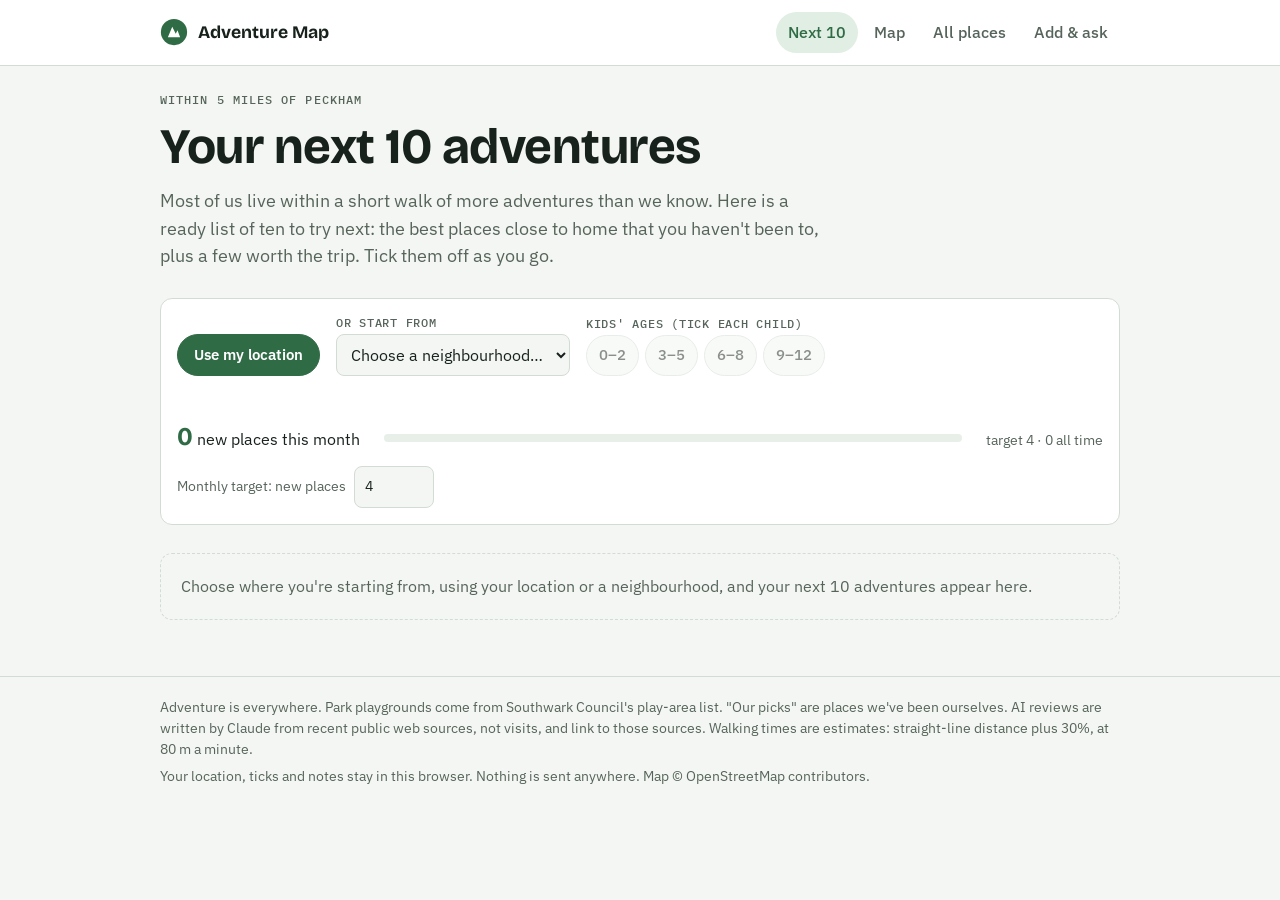
<file: index.html>
<!doctype html>
<html lang="en">
<head>
<meta charset="utf-8">
<meta name="viewport" content="width=device-width, initial-scale=1, viewport-fit=cover">
<title>Adventure Map — your next 10 adventures</title>
<meta name="description" content="A hand-picked list of 10 playgrounds and play places near you in Southwark, with ages, standout features and walking times.">
<meta name="color-scheme" content="light dark">
<link rel="icon" href="data:image/svg+xml,%3Csvg xmlns='http://www.w3.org/2000/svg' viewBox='0 0 32 32'%3E%3Ccircle cx='16' cy='16' r='15' fill='%232f6b45'/%3E%3Cpath d='M9 22l5-12 4 8 2-4 3 8z' fill='%23fff'/%3E%3C/svg%3E">
<link rel="preconnect" href="https://fonts.googleapis.com">
<link rel="preconnect" href="https://fonts.gstatic.com" crossorigin>
<link rel="stylesheet" href="https://fonts.googleapis.com/css2?family=Bricolage+Grotesque:opsz,wght@12..96,600;12..96,700&family=IBM+Plex+Mono:wght@500&family=IBM+Plex+Sans:wght@400;500;600&display=swap">
<link rel="stylesheet" href="./vendor/leaflet/leaflet.css">
<link rel="stylesheet" href="./assets/style.css">
</head>
<body>
<header class="top"><div class="wrap">
  <a class="brand" href="./"><svg viewBox="0 0 32 32" aria-hidden="true"><circle cx="16" cy="16" r="15" fill="var(--park)"/><path d="M9 22l5-12 4 8 2-4 3 8z" fill="var(--surface)"/></svg>Adventure Map</a>
  <nav class="nav" aria-label="Main"><a href="./" aria-current="page">Next 10</a><a href="./near/">Map</a><a href="./list/">All places</a><a href="./add/">Add &amp; ask</a></nav>
</div></header>
<main class="wrap">
  <section class="hero">
    <span class="eyebrow">Within 5 miles of Peckham</span>
    <h1>Your next 10 adventures</h1>
    <p class="lede">Most of us live within a short walk of more adventures than we know. Here is a ready list of ten to try next: the best places close to home that you haven't been to, plus a few worth the trip. Tick them off as you go.</p>
  </section>

  <section class="panel" aria-label="Set up your list">
    <div class="controls">
      <button class="btn primary" type="button" id="use-location">Use my location</button>
      <div class="field"><label for="preset">Or start from</label><select id="preset"></select></div>
      <fieldset class="chips" id="ages"><legend>Kids' ages (tick each child)</legend>
        <label><input type="checkbox" value="0-2" id="age-0-2"><span>0–2</span></label>
        <label><input type="checkbox" value="3-5" id="age-3-5"><span>3–5</span></label>
        <label><input type="checkbox" value="6-8" id="age-6-8"><span>6–8</span></label>
        <label><input type="checkbox" value="9-12" id="age-9-12"><span>9–12</span></label>
      </fieldset>
    </div>
    <p class="status" id="loc-status" role="status" aria-live="polite"></p>
    <div class="stats" id="stats" aria-live="polite"></div>
    <div class="row small"><label for="target" class="muted">Monthly target: new places</label><input id="target" type="number" min="1" max="31" style="width:5rem"></div>
  </section>

  <div id="mini-map" class="no-print" role="region" aria-label="Map of your next 10" hidden></div>
  <p class="print-title h2"></p>
  <div id="list-out"></div>

  <section class="panel no-print" id="list-tools" hidden aria-label="Share your list">
    <h2>Share it</h2>
    <p class="muted">Send the list to a friend and go together. Printing gives a paper checklist for the fridge.</p>
    <div class="row">
      <button class="btn primary" type="button" id="copy-list">Copy list</button>
      <button class="btn" type="button" id="share-list" hidden>Share…</button>
      <button class="btn" type="button" id="print-list">Print checklist</button>
    </div>
    <p class="status" id="copy-status" role="status" aria-live="polite"></p>
    <label for="copy-fallback" class="sr-only">List text</label>
    <textarea id="copy-fallback" hidden readonly></textarea>
  </section>
</main>
<footer><div class="wrap">
  <p>Adventure is everywhere. Park playgrounds come from Southwark Council's play-area list. "Our picks" are places we've been ourselves. AI reviews are written by Claude from recent public web sources, not visits, and link to those sources. Walking times are estimates: straight-line distance plus 30%, at 80 m a minute.</p>
  <p>Your location, ticks and notes stay in this browser. Nothing is sent anywhere. Map © OpenStreetMap contributors.</p>
</div></footer>
<script src="./data.js"></script>
<script src="./vendor/leaflet/leaflet.js"></script>
<script src="./assets/app.js"></script>
<script>AM.initNext10();</script>
</body>
</html>
</file>
<file: vendor/leaflet/leaflet.css>
/* required styles */

.leaflet-pane,
.leaflet-tile,
.leaflet-marker-icon,
.leaflet-marker-shadow,
.leaflet-tile-container,
.leaflet-pane > svg,
.leaflet-pane > canvas,
.leaflet-zoom-box,
.leaflet-image-layer,
.leaflet-layer {
	position: absolute;
	left: 0;
	top: 0;
	}
.leaflet-container {
	overflow: hidden;
	}
.leaflet-tile,
.leaflet-marker-icon,
.leaflet-marker-shadow {
	-webkit-user-select: none;
	   -moz-user-select: none;
	        user-select: none;
	  -webkit-user-drag: none;
	}
/* Prevents IE11 from highlighting tiles in blue */
.leaflet-tile::selection {
	background: transparent;
}
/* Safari renders non-retina tile on retina better with this, but Chrome is worse */
.leaflet-safari .leaflet-tile {
	image-rendering: -webkit-optimize-contrast;
	}
/* hack that prevents hw layers "stretching" when loading new tiles */
.leaflet-safari .leaflet-tile-container {
	width: 1600px;
	height: 1600px;
	-webkit-transform-origin: 0 0;
	}
.leaflet-marker-icon,
.leaflet-marker-shadow {
	display: block;
	}
/* .leaflet-container svg: reset svg max-width decleration shipped in Joomla! (joomla.org) 3.x */
/* .leaflet-container img: map is broken in FF if you have max-width: 100% on tiles */
.leaflet-container .leaflet-overlay-pane svg {
	max-width: none !important;
	max-height: none !important;
	}
.leaflet-container .leaflet-marker-pane img,
.leaflet-container .leaflet-shadow-pane img,
.leaflet-container .leaflet-tile-pane img,
.leaflet-container img.leaflet-image-layer,
.leaflet-container .leaflet-tile {
	max-width: none !important;
	max-height: none !important;
	width: auto;
	padding: 0;
	}

.leaflet-container img.leaflet-tile {
	/* See: https://bugs.chromium.org/p/chromium/issues/detail?id=600120 */
	mix-blend-mode: plus-lighter;
}

.leaflet-container.leaflet-touch-zoom {
	-ms-touch-action: pan-x pan-y;
	touch-action: pan-x pan-y;
	}
.leaflet-container.leaflet-touch-drag {
	-ms-touch-action: pinch-zoom;
	/* Fallback for FF which doesn't support pinch-zoom */
	touch-action: none;
	touch-action: pinch-zoom;
}
.leaflet-container.leaflet-touch-drag.leaflet-touch-zoom {
	-ms-touch-action: none;
	touch-action: none;
}
.leaflet-container {
	-webkit-tap-highlight-color: transparent;
}
.leaflet-container a {
	-webkit-tap-highlight-color: rgba(51, 181, 229, 0.4);
}
.leaflet-tile {
	filter: inherit;
	visibility: hidden;
	}
.leaflet-tile-loaded {
	visibility: inherit;
	}
.leaflet-zoom-box {
	width: 0;
	height: 0;
	-moz-box-sizing: border-box;
	     box-sizing: border-box;
	z-index: 800;
	}
/* workaround for https://bugzilla.mozilla.org/show_bug.cgi?id=888319 */
.leaflet-overlay-pane svg {
	-moz-user-select: none;
	}

.leaflet-pane         { z-index: 400; }

.leaflet-tile-pane    { z-index: 200; }
.leaflet-overlay-pane { z-index: 400; }
.leaflet-shadow-pane  { z-index: 500; }
.leaflet-marker-pane  { z-index: 600; }
.leaflet-tooltip-pane   { z-index: 650; }
.leaflet-popup-pane   { z-index: 700; }

.leaflet-map-pane canvas { z-index: 100; }
.leaflet-map-pane svg    { z-index: 200; }

.leaflet-vml-shape {
	width: 1px;
	height: 1px;
	}
.lvml {
	behavior: url(#default#VML);
	display: inline-block;
	position: absolute;
	}


/* control positioning */

.leaflet-control {
	position: relative;
	z-index: 800;
	pointer-events: visiblePainted; /* IE 9-10 doesn't have auto */
	pointer-events: auto;
	}
.leaflet-top,
.leaflet-bottom {
	position: absolute;
	z-index: 1000;
	pointer-events: none;
	}
.leaflet-top {
	top: 0;
	}
.leaflet-right {
	right: 0;
	}
.leaflet-bottom {
	bottom: 0;
	}
.leaflet-left {
	left: 0;
	}
.leaflet-control {
	float: left;
	clear: both;
	}
.leaflet-right .leaflet-control {
	float: right;
	}
.leaflet-top .leaflet-control {
	margin-top: 10px;
	}
.leaflet-bottom .leaflet-control {
	margin-bottom: 10px;
	}
.leaflet-left .leaflet-control {
	margin-left: 10px;
	}
.leaflet-right .leaflet-control {
	margin-right: 10px;
	}


/* zoom and fade animations */

.leaflet-fade-anim .leaflet-popup {
	opacity: 0;
	-webkit-transition: opacity 0.2s linear;
	   -moz-transition: opacity 0.2s linear;
	        transition: opacity 0.2s linear;
	}
.leaflet-fade-anim .leaflet-map-pane .leaflet-popup {
	opacity: 1;
	}
.leaflet-zoom-animated {
	-webkit-transform-origin: 0 0;
	    -ms-transform-origin: 0 0;
	        transform-origin: 0 0;
	}
svg.leaflet-zoom-animated {
	will-change: transform;
}

.leaflet-zoom-anim .leaflet-zoom-animated {
	-webkit-transition: -webkit-transform 0.25s cubic-bezier(0,0,0.25,1);
	   -moz-transition:    -moz-transform 0.25s cubic-bezier(0,0,0.25,1);
	        transition:         transform 0.25s cubic-bezier(0,0,0.25,1);
	}
.leaflet-zoom-anim .leaflet-tile,
.leaflet-pan-anim .leaflet-tile {
	-webkit-transition: none;
	   -moz-transition: none;
	        transition: none;
	}

.leaflet-zoom-anim .leaflet-zoom-hide {
	visibility: hidden;
	}


/* cursors */

.leaflet-interactive {
	cursor: pointer;
	}
.leaflet-grab {
	cursor: -webkit-grab;
	cursor:    -moz-grab;
	cursor:         grab;
	}
.leaflet-crosshair,
.leaflet-crosshair .leaflet-interactive {
	cursor: crosshair;
	}
.leaflet-popup-pane,
.leaflet-control {
	cursor: auto;
	}
.leaflet-dragging .leaflet-grab,
.leaflet-dragging .leaflet-grab .leaflet-interactive,
.leaflet-dragging .leaflet-marker-draggable {
	cursor: move;
	cursor: -webkit-grabbing;
	cursor:    -moz-grabbing;
	cursor:         grabbing;
	}

/* marker & overlays interactivity */
.leaflet-marker-icon,
.leaflet-marker-shadow,
.leaflet-image-layer,
.leaflet-pane > svg path,
.leaflet-tile-container {
	pointer-events: none;
	}

.leaflet-marker-icon.leaflet-interactive,
.leaflet-image-layer.leaflet-interactive,
.leaflet-pane > svg path.leaflet-interactive,
svg.leaflet-image-layer.leaflet-interactive path {
	pointer-events: visiblePainted; /* IE 9-10 doesn't have auto */
	pointer-events: auto;
	}

/* visual tweaks */

.leaflet-container {
	background: #ddd;
	outline-offset: 1px;
	}
.leaflet-container a {
	color: #0078A8;
	}
.leaflet-zoom-box {
	border: 2px dotted #38f;
	background: rgba(255,255,255,0.5);
	}


/* general typography */
.leaflet-container {
	font-family: "Helvetica Neue", Arial, Helvetica, sans-serif;
	font-size: 12px;
	font-size: 0.75rem;
	line-height: 1.5;
	}


/* general toolbar styles */

.leaflet-bar {
	box-shadow: 0 1px 5px rgba(0,0,0,0.65);
	border-radius: 4px;
	}
.leaflet-bar a {
	background-color: #fff;
	border-bottom: 1px solid #ccc;
	width: 26px;
	height: 26px;
	line-height: 26px;
	display: block;
	text-align: center;
	text-decoration: none;
	color: black;
	}
.leaflet-bar a,
.leaflet-control-layers-toggle {
	background-position: 50% 50%;
	background-repeat: no-repeat;
	display: block;
	}
.leaflet-bar a:hover,
.leaflet-bar a:focus {
	background-color: #f4f4f4;
	}
.leaflet-bar a:first-child {
	border-top-left-radius: 4px;
	border-top-right-radius: 4px;
	}
.leaflet-bar a:last-child {
	border-bottom-left-radius: 4px;
	border-bottom-right-radius: 4px;
	border-bottom: none;
	}
.leaflet-bar a.leaflet-disabled {
	cursor: default;
	background-color: #f4f4f4;
	color: #bbb;
	}

.leaflet-touch .leaflet-bar a {
	width: 30px;
	height: 30px;
	line-height: 30px;
	}
.leaflet-touch .leaflet-bar a:first-child {
	border-top-left-radius: 2px;
	border-top-right-radius: 2px;
	}
.leaflet-touch .leaflet-bar a:last-child {
	border-bottom-left-radius: 2px;
	border-bottom-right-radius: 2px;
	}

/* zoom control */

.leaflet-control-zoom-in,
.leaflet-control-zoom-out {
	font: bold 18px 'Lucida Console', Monaco, monospace;
	text-indent: 1px;
	}

.leaflet-touch .leaflet-control-zoom-in, .leaflet-touch .leaflet-control-zoom-out  {
	font-size: 22px;
	}


/* layers control */

.leaflet-control-layers {
	box-shadow: 0 1px 5px rgba(0,0,0,0.4);
	background: #fff;
	border-radius: 5px;
	}
.leaflet-control-layers-toggle {
	background-image: url(images/layers.png);
	width: 36px;
	height: 36px;
	}
.leaflet-retina .leaflet-control-layers-toggle {
	background-image: url(images/layers-2x.png);
	background-size: 26px 26px;
	}
.leaflet-touch .leaflet-control-layers-toggle {
	width: 44px;
	height: 44px;
	}
.leaflet-control-layers .leaflet-control-layers-list,
.leaflet-control-layers-expanded .leaflet-control-layers-toggle {
	display: none;
	}
.leaflet-control-layers-expanded .leaflet-control-layers-list {
	display: block;
	position: relative;
	}
.leaflet-control-layers-expanded {
	padding: 6px 10px 6px 6px;
	color: #333;
	background: #fff;
	}
.leaflet-control-layers-scrollbar {
	overflow-y: scroll;
	overflow-x: hidden;
	padding-right: 5px;
	}
.leaflet-control-layers-selector {
	margin-top: 2px;
	position: relative;
	top: 1px;
	}
.leaflet-control-layers label {
	display: block;
	font-size: 13px;
	font-size: 1.08333em;
	}
.leaflet-control-layers-separator {
	height: 0;
	border-top: 1px solid #ddd;
	margin: 5px -10px 5px -6px;
	}

/* Default icon URLs */
.leaflet-default-icon-path { /* used only in path-guessing heuristic, see L.Icon.Default */
	background-image: url(images/marker-icon.png);
	}


/* attribution and scale controls */

.leaflet-container .leaflet-control-attribution {
	background: #fff;
	background: rgba(255, 255, 255, 0.8);
	margin: 0;
	}
.leaflet-control-attribution,
.leaflet-control-scale-line {
	padding: 0 5px;
	color: #333;
	line-height: 1.4;
	}
.leaflet-control-attribution a {
	text-decoration: none;
	}
.leaflet-control-attribution a:hover,
.leaflet-control-attribution a:focus {
	text-decoration: underline;
	}
.leaflet-attribution-flag {
	display: inline !important;
	vertical-align: baseline !important;
	width: 1em;
	height: 0.6669em;
	}
.leaflet-left .leaflet-control-scale {
	margin-left: 5px;
	}
.leaflet-bottom .leaflet-control-scale {
	margin-bottom: 5px;
	}
.leaflet-control-scale-line {
	border: 2px solid #777;
	border-top: none;
	line-height: 1.1;
	padding: 2px 5px 1px;
	white-space: nowrap;
	-moz-box-sizing: border-box;
	     box-sizing: border-box;
	background: rgba(255, 255, 255, 0.8);
	text-shadow: 1px 1px #fff;
	}
.leaflet-control-scale-line:not(:first-child) {
	border-top: 2px solid #777;
	border-bottom: none;
	margin-top: -2px;
	}
.leaflet-control-scale-line:not(:first-child):not(:last-child) {
	border-bottom: 2px solid #777;
	}

.leaflet-touch .leaflet-control-attribution,
.leaflet-touch .leaflet-control-layers,
.leaflet-touch .leaflet-bar {
	box-shadow: none;
	}
.leaflet-touch .leaflet-control-layers,
.leaflet-touch .leaflet-bar {
	border: 2px solid rgba(0,0,0,0.2);
	background-clip: padding-box;
	}


/* popup */

.leaflet-popup {
	position: absolute;
	text-align: center;
	margin-bottom: 20px;
	}
.leaflet-popup-content-wrapper {
	padding: 1px;
	text-align: left;
	border-radius: 12px;
	}
.leaflet-popup-content {
	margin: 13px 24px 13px 20px;
	line-height: 1.3;
	font-size: 13px;
	font-size: 1.08333em;
	min-height: 1px;
	}
.leaflet-popup-content p {
	margin: 17px 0;
	margin: 1.3em 0;
	}
.leaflet-popup-tip-container {
	width: 40px;
	height: 20px;
	position: absolute;
	left: 50%;
	margin-top: -1px;
	margin-left: -20px;
	overflow: hidden;
	pointer-events: none;
	}
.leaflet-popup-tip {
	width: 17px;
	height: 17px;
	padding: 1px;

	margin: -10px auto 0;
	pointer-events: auto;

	-webkit-transform: rotate(45deg);
	   -moz-transform: rotate(45deg);
	    -ms-transform: rotate(45deg);
	        transform: rotate(45deg);
	}
.leaflet-popup-content-wrapper,
.leaflet-popup-tip {
	background: white;
	color: #333;
	box-shadow: 0 3px 14px rgba(0,0,0,0.4);
	}
.leaflet-container a.leaflet-popup-close-button {
	position: absolute;
	top: 0;
	right: 0;
	border: none;
	text-align: center;
	width: 24px;
	height: 24px;
	font: 16px/24px Tahoma, Verdana, sans-serif;
	color: #757575;
	text-decoration: none;
	background: transparent;
	}
.leaflet-container a.leaflet-popup-close-button:hover,
.leaflet-container a.leaflet-popup-close-button:focus {
	color: #585858;
	}
.leaflet-popup-scrolled {
	overflow: auto;
	}

.leaflet-oldie .leaflet-popup-content-wrapper {
	-ms-zoom: 1;
	}
.leaflet-oldie .leaflet-popup-tip {
	width: 24px;
	margin: 0 auto;

	-ms-filter: "progid:DXImageTransform.Microsoft.Matrix(M11=0.70710678, M12=0.70710678, M21=-0.70710678, M22=0.70710678)";
	filter: progid:DXImageTransform.Microsoft.Matrix(M11=0.70710678, M12=0.70710678, M21=-0.70710678, M22=0.70710678);
	}

.leaflet-oldie .leaflet-control-zoom,
.leaflet-oldie .leaflet-control-layers,
.leaflet-oldie .leaflet-popup-content-wrapper,
.leaflet-oldie .leaflet-popup-tip {
	border: 1px solid #999;
	}


/* div icon */

.leaflet-div-icon {
	background: #fff;
	border: 1px solid #666;
	}


/* Tooltip */
/* Base styles for the element that has a tooltip */
.leaflet-tooltip {
	position: absolute;
	padding: 6px;
	background-color: #fff;
	border: 1px solid #fff;
	border-radius: 3px;
	color: #222;
	white-space: nowrap;
	-webkit-user-select: none;
	-moz-user-select: none;
	-ms-user-select: none;
	user-select: none;
	pointer-events: none;
	box-shadow: 0 1px 3px rgba(0,0,0,0.4);
	}
.leaflet-tooltip.leaflet-interactive {
	cursor: pointer;
	pointer-events: auto;
	}
.leaflet-tooltip-top:before,
.leaflet-tooltip-bottom:before,
.leaflet-tooltip-left:before,
.leaflet-tooltip-right:before {
	position: absolute;
	pointer-events: none;
	border: 6px solid transparent;
	background: transparent;
	content: "";
	}

/* Directions */

.leaflet-tooltip-bottom {
	margin-top: 6px;
}
.leaflet-tooltip-top {
	margin-top: -6px;
}
.leaflet-tooltip-bottom:before,
.leaflet-tooltip-top:before {
	left: 50%;
	margin-left: -6px;
	}
.leaflet-tooltip-top:before {
	bottom: 0;
	margin-bottom: -12px;
	border-top-color: #fff;
	}
.leaflet-tooltip-bottom:before {
	top: 0;
	margin-top: -12px;
	margin-left: -6px;
	border-bottom-color: #fff;
	}
.leaflet-tooltip-left {
	margin-left: -6px;
}
.leaflet-tooltip-right {
	margin-left: 6px;
}
.leaflet-tooltip-left:before,
.leaflet-tooltip-right:before {
	top: 50%;
	margin-top: -6px;
	}
.leaflet-tooltip-left:before {
	right: 0;
	margin-right: -12px;
	border-left-color: #fff;
	}
.leaflet-tooltip-right:before {
	left: 0;
	margin-left: -12px;
	border-right-color: #fff;
	}

/* Printing */

@media print {
	/* Prevent printers from removing background-images of controls. */
	.leaflet-control {
		-webkit-print-color-adjust: exact;
		print-color-adjust: exact;
		}
	}
</file>
<file: assets/style.css>
/* Adventure Map — field-guide look: park green on a cool paper ground, sticker-like numbered cards. */
:root{
  --bg:#f3f6f2; --surface:#ffffff; --surface-2:#e8eee8; --fg:#18221c; --muted:#56645b; --line:#d3dcd4;
  --park:#2f6b45; --park-soft:#e1eee4; --trip:#8f4c0e; --trip-soft:#f6e8da; --far:#5b6a8a; --done:#7a8a80;
  --focus:#1d4ed8;
  --display:"Bricolage Grotesque","Segoe UI",system-ui,sans-serif;
  --body:"IBM Plex Sans","Segoe UI",system-ui,-apple-system,sans-serif;
  --mono:"IBM Plex Mono",ui-monospace,Menlo,Consolas,monospace;
  --radius:12px;
}
@media (prefers-color-scheme:dark){:root{
  --bg:#111814; --surface:#18211c; --surface-2:#202b25; --fg:#e3ebe5; --muted:#9caaa1; --line:#2c3a32;
  --park:#7cc495; --park-soft:#1d3226; --trip:#eaa25f; --trip-soft:#3a2a1b; --far:#9fb0d6; --done:#7f8e85; --focus:#93b4ff;
  color-scheme:dark}}
*{box-sizing:border-box}
[hidden]{display:none!important}
html{-webkit-text-size-adjust:100%}
body{margin:0;background:var(--bg);color:var(--fg);font:16px/1.55 var(--body)}
a{color:var(--park)}
:focus-visible{outline:2px solid var(--focus);outline-offset:2px}
.wrap{max-width:62rem;margin:0 auto;padding-inline:max(16px,env(safe-area-inset-left,0px)) max(16px,env(safe-area-inset-right,0px))}
h1,h2,h3{font-family:var(--display);line-height:1.15;margin:0;text-wrap:balance}
h1{font-size:clamp(2rem,6vw,3.1rem);font-weight:700;letter-spacing:-.01em}
h2{font-size:1.4rem;font-weight:700}
h3{font-size:1.1rem;font-weight:600}
p{margin:0}
.muted{color:var(--muted)}
.small{font-size:.88rem}
.eyebrow{font:500 .75rem/1 var(--mono);letter-spacing:.09em;text-transform:uppercase;color:var(--muted)}
.sr-only{position:absolute;width:1px;height:1px;overflow:hidden;clip:rect(0 0 0 0);white-space:nowrap}

/* top bar */
.top{border-bottom:1px solid var(--line);background:var(--surface)}
.top .wrap{display:flex;gap:16px;align-items:center;justify-content:space-between;padding-block:12px;flex-wrap:wrap}
.brand{display:flex;gap:10px;align-items:center;text-decoration:none;color:var(--fg);font:700 1.1rem/1 var(--display)}
.brand svg{width:28px;height:28px;flex:none}
.nav{display:flex;gap:4px;flex-wrap:wrap}
.nav a{text-decoration:none;color:var(--muted);font-weight:500;padding:8px 12px;border-radius:999px}
.nav a[aria-current="page"]{background:var(--park-soft);color:var(--park)}
.nav a:hover{color:var(--fg)}

main{padding-block:28px 56px;display:grid;gap:28px}
.hero{display:grid;gap:12px}
.hero p.lede{font-size:1.12rem;max-width:60ch;color:var(--muted)}

/* controls */
.panel{background:var(--surface);border:1px solid var(--line);border-radius:var(--radius);padding:16px;display:grid;gap:14px}
.controls{display:flex;flex-wrap:wrap;gap:12px 16px;align-items:end}
.field{display:grid;gap:4px;min-width:0}
.field label,.field .lbl{font:500 .78rem/1.2 var(--mono);text-transform:uppercase;letter-spacing:.06em;color:var(--muted)}
select,input[type=text],input[type=number],input[type=search],textarea{font:inherit;color:var(--fg);background:var(--bg);border:1px solid var(--line);border-radius:8px;padding:9px 10px;min-height:42px;max-width:100%}
textarea{width:100%;min-height:8rem;font:.85rem/1.4 var(--mono)}
.btn{font:600 .95rem/1 var(--body);border:1px solid var(--line);background:var(--surface);color:var(--fg);border-radius:999px;padding:11px 16px;cursor:pointer;min-height:42px;display:inline-flex;gap:8px;align-items:center;text-decoration:none}
.btn:hover{border-color:var(--muted)}
.btn.primary{background:var(--park);border-color:var(--park);color:var(--surface)}
.btn.small{font-size:.85rem;padding:8px 12px;min-height:36px}
.btn[aria-pressed="true"]{background:var(--park-soft);border-color:var(--park);color:var(--park)}
.row{display:flex;gap:8px;flex-wrap:wrap;align-items:center}
.status{font-size:.9rem;color:var(--muted);min-height:1.4em}

/* progress */
.stats{display:flex;flex-wrap:wrap;gap:10px 24px;align-items:baseline}
.stat b{font:700 1.6rem/1 var(--display);color:var(--park);font-variant-numeric:tabular-nums}
.meter{height:8px;background:var(--surface-2);border-radius:4px;overflow:hidden;flex:1 1 10rem;min-width:8rem;align-self:center}
.meter span{display:block;height:100%;background:var(--park);border-radius:4px;transition:width .3s}

/* list cards */
.group{display:grid;gap:12px}
.group-head{display:flex;justify-content:space-between;align-items:baseline;gap:12px;flex-wrap:wrap}
.cards{list-style:none;margin:0;padding:0;display:grid;gap:12px;grid-template-columns:repeat(auto-fill,minmax(min(100%,19rem),1fr))}
.card{background:var(--surface);border:1px solid var(--line);border-radius:var(--radius);padding:16px;display:grid;gap:10px;align-content:start;position:relative;min-width:0}
.card.is-done{opacity:.72}
.card .top-line{display:grid;grid-template-columns:auto 1fr;gap:12px;align-items:start}
.badge{width:38px;height:38px;border-radius:50%;display:grid;place-items:center;font:700 1rem/1 var(--display);background:var(--park-soft);color:var(--park);font-variant-numeric:tabular-nums}
.card.trip .badge{background:var(--trip-soft);color:var(--trip)}
.card.is-done .badge{background:var(--surface-2);color:var(--done)}
.kind{font:500 .72rem/1.3 var(--mono);text-transform:uppercase;letter-spacing:.06em;color:var(--park)}
.card.trip .kind{color:var(--trip)}
.card h3{overflow-wrap:anywhere}
.facts{display:grid;grid-template-columns:auto 1fr;gap:4px 10px;margin:0;font-size:.93rem}
.facts dt{font:500 .75rem/1.6 var(--mono);text-transform:uppercase;letter-spacing:.05em;color:var(--muted)}
.facts dd{margin:0;min-width:0}
.quote{font-style:italic;color:var(--muted);font-size:.92rem;border-left:3px solid var(--line);padding-left:10px}
.unreviewed{font-size:.9rem;color:var(--muted)}
.card .actions{display:flex;gap:6px;flex-wrap:wrap;margin-top:2px}
.notes-form{display:grid;gap:8px;border-top:1px dashed var(--line);padding-top:10px}
.notes-form input{width:100%}
.empty{padding:20px;border:1px dashed var(--line);border-radius:var(--radius);color:var(--muted)}

.fit{font:500 .7rem/1 var(--mono);text-transform:uppercase;letter-spacing:.05em;color:var(--park);background:var(--park-soft);padding:3px 6px;border-radius:999px;margin-left:4px;white-space:nowrap}
.chips{display:flex;gap:6px;flex-wrap:wrap;border:0;margin:0;padding:0}
.chips legend{font:500 .78rem/1.2 var(--mono);text-transform:uppercase;letter-spacing:.06em;color:var(--muted);padding:0;margin-bottom:4px}
.chips label{cursor:pointer}
.chips input{position:absolute;opacity:0;pointer-events:none}
.chips span{display:inline-flex;align-items:center;min-height:38px;padding:8px 12px;border:1px solid var(--line);border-radius:999px;background:var(--bg);font-weight:500;font-size:.92rem}
.chips input:checked + span{background:var(--park-soft);border-color:var(--park);color:var(--park)}
.chips input:focus-visible + span{outline:2px solid var(--focus);outline-offset:2px}
.toast{position:fixed;left:50%;transform:translateX(-50%);bottom:calc(16px + env(safe-area-inset-bottom,0px));z-index:1000;background:var(--fg);color:var(--bg);border-radius:12px;padding:10px 12px 10px 16px;display:flex;gap:12px;align-items:center;box-shadow:0 6px 24px rgba(0,0,0,.2);max-width:calc(100vw - 32px);font-size:.92rem}
.toast .btn{background:transparent;color:var(--bg);border-color:var(--bg)}
.num-pin{background:none;border:0}
.num-pin span{display:grid;place-items:center;width:28px;height:28px;border-radius:50%;color:#fff;font:700 13px/1 var(--body);border:2px solid #fff;box-shadow:0 1px 4px rgba(0,0,0,.4)}
.num-pin.done span{opacity:.45}
.swatch{display:inline-block;width:12px;height:12px;border-radius:50%;margin-right:6px;border:1px solid rgba(0,0,0,.15)}
.chips b{font-weight:600;color:var(--muted);margin-left:4px;font-variant-numeric:tabular-nums}
.chips input:not(:checked) + span{opacity:.5}
.area-label{font:700 12px/20px var(--body);color:#2f6b45;text-align:center;text-shadow:0 0 3px #fff,0 0 3px #fff}
.pop{display:grid;gap:4px}
.pop-type{font:600 .7rem/1.3 var(--mono);text-transform:uppercase;letter-spacing:.05em}
.pop strong{font-size:1rem}
.map-col{display:grid;gap:10px;align-content:start;min-width:0}
.near-h{font-size:1.1rem;margin-bottom:8px}
#mini-map{height:min(42vh,340px);min-height:240px;border-radius:var(--radius);border:1px solid var(--line);background:var(--surface-2)}
td.none{padding:20px;color:var(--muted)}
@media (max-width:700px){.tbl td.none{display:block;grid-column:1/-1}.tbl td.none::before{content:none}}
.score{font:700 .85rem/1 var(--mono);color:var(--park);background:var(--park-soft);padding:3px 7px;border-radius:6px;white-space:nowrap}
.ai{border-top:1px dashed var(--line);padding-top:8px;display:grid;gap:6px;font-size:.93rem}
.ai-head{font:500 .72rem/1.4 var(--mono);text-transform:uppercase;letter-spacing:.05em;color:var(--muted)}
.ai details summary{cursor:pointer;color:var(--park);font-weight:500;font-size:.9rem}
.ai ul{margin:4px 0 8px;padding-left:1.1rem;display:grid;gap:2px;font-size:.9rem}
.ai a{overflow-wrap:anywhere}
.tabs{display:flex;gap:6px;flex-wrap:wrap}
.tabs button{font:600 .95rem/1 var(--body);border:1px solid var(--line);background:var(--surface);color:var(--muted);border-radius:999px;padding:10px 14px;cursor:pointer;min-height:42px}
.tabs button[aria-selected="true"]{background:var(--park-soft);border-color:var(--park);color:var(--park)}
.form-grid{display:grid;gap:12px;grid-template-columns:repeat(auto-fit,minmax(min(100%,16rem),1fr))}
.form-grid .wide{grid-column:1/-1}
.form-grid input,.form-grid select,.form-grid textarea{width:100%}
#pick-map{height:300px;border-radius:var(--radius);border:1px solid var(--line);background:var(--surface-2)}
.steps{margin:0;padding-left:1.2rem;display:grid;gap:4px;color:var(--muted);font-size:.92rem}
/* map page */
.map-layout{display:grid;gap:16px;grid-template-columns:minmax(0,1fr)}
@media (min-width:860px){.map-layout{grid-template-columns:minmax(0,3fr) minmax(0,2fr)}}
#map{height:min(62vh,520px);min-height:320px;border-radius:var(--radius);border:1px solid var(--line);background:var(--surface-2)}
.near-list{list-style:none;margin:0;padding:0;display:grid;gap:10px;counter-reset:n}
.leaflet-popup-content{font:14px/1.45 var(--body)}
.leaflet-container a.btn{color:var(--fg)}

/* table */
.tbl{overflow-x:auto;border:1px solid var(--line);border-radius:var(--radius);background:var(--surface)}
table{border-collapse:collapse;width:100%;font-size:.93rem;font-variant-numeric:tabular-nums}
th,td{text-align:left;padding:10px 12px;border-bottom:1px solid var(--line);vertical-align:top}
th{font:500 .74rem/1.3 var(--mono);text-transform:uppercase;letter-spacing:.06em;color:var(--muted);white-space:nowrap;position:sticky;top:0;background:var(--surface)}
tr:last-child td{border-bottom:0}
td.num{text-align:right;white-space:nowrap}
.pill{display:inline-block;font:500 .72rem/1 var(--mono);text-transform:uppercase;letter-spacing:.05em;padding:5px 8px;border-radius:999px;background:var(--park-soft);color:var(--park);white-space:nowrap}
.pill.trip{background:var(--trip-soft);color:var(--trip)}
.pill.far{background:var(--surface-2);color:var(--far)}

/* table becomes cards on phones */
@media (max-width:700px){
  .tbl{border:0;background:transparent;overflow:visible}
  .tbl table,.tbl tbody,.tbl tr,.tbl td{display:block;width:100%}
  .tbl thead{position:absolute;width:1px;height:1px;overflow:hidden;clip:rect(0 0 0 0)}
  .tbl tr{background:var(--surface);border:1px solid var(--line);border-radius:var(--radius);padding:12px;margin-bottom:10px;display:grid;grid-template-columns:auto 1fr;gap:4px 12px}
  .tbl td{border:0;padding:0;text-align:left;display:contents}
  .tbl td::before{content:attr(data-l);font:500 .72rem/1.7 var(--mono);text-transform:uppercase;letter-spacing:.05em;color:var(--muted)}
  .tbl td:first-child,.tbl td.dir{display:block;grid-column:1/-1}
  .tbl td:first-child::before,.tbl td.dir::before{content:none}
  .tbl td.num{text-align:left}
}
footer{border-top:1px solid var(--line);padding-block:20px 32px;color:var(--muted);font-size:.85rem}
footer .wrap{display:grid;gap:6px}

@media (prefers-reduced-motion:reduce){*{transition:none!important;animation:none!important}}

/* print: the list as a paper adventure */
@media print{
  :root{--bg:#fff;--surface:#fff;--fg:#000;--muted:#333;--line:#999}
  .top,.panel,.no-print,footer,.actions,.notes-form,.hero,.toast{display:none!important}
  main{padding:0}
  .cards{grid-template-columns:1fr 1fr;gap:8px}
  .card{break-inside:avoid;padding:10px;border:1px solid #999}
  .card::after{content:"☐ We went  ·  Date: ________";font-size:.8rem;color:#333}
  .print-title{display:block!important}
}
.print-title{display:none}
</file>
